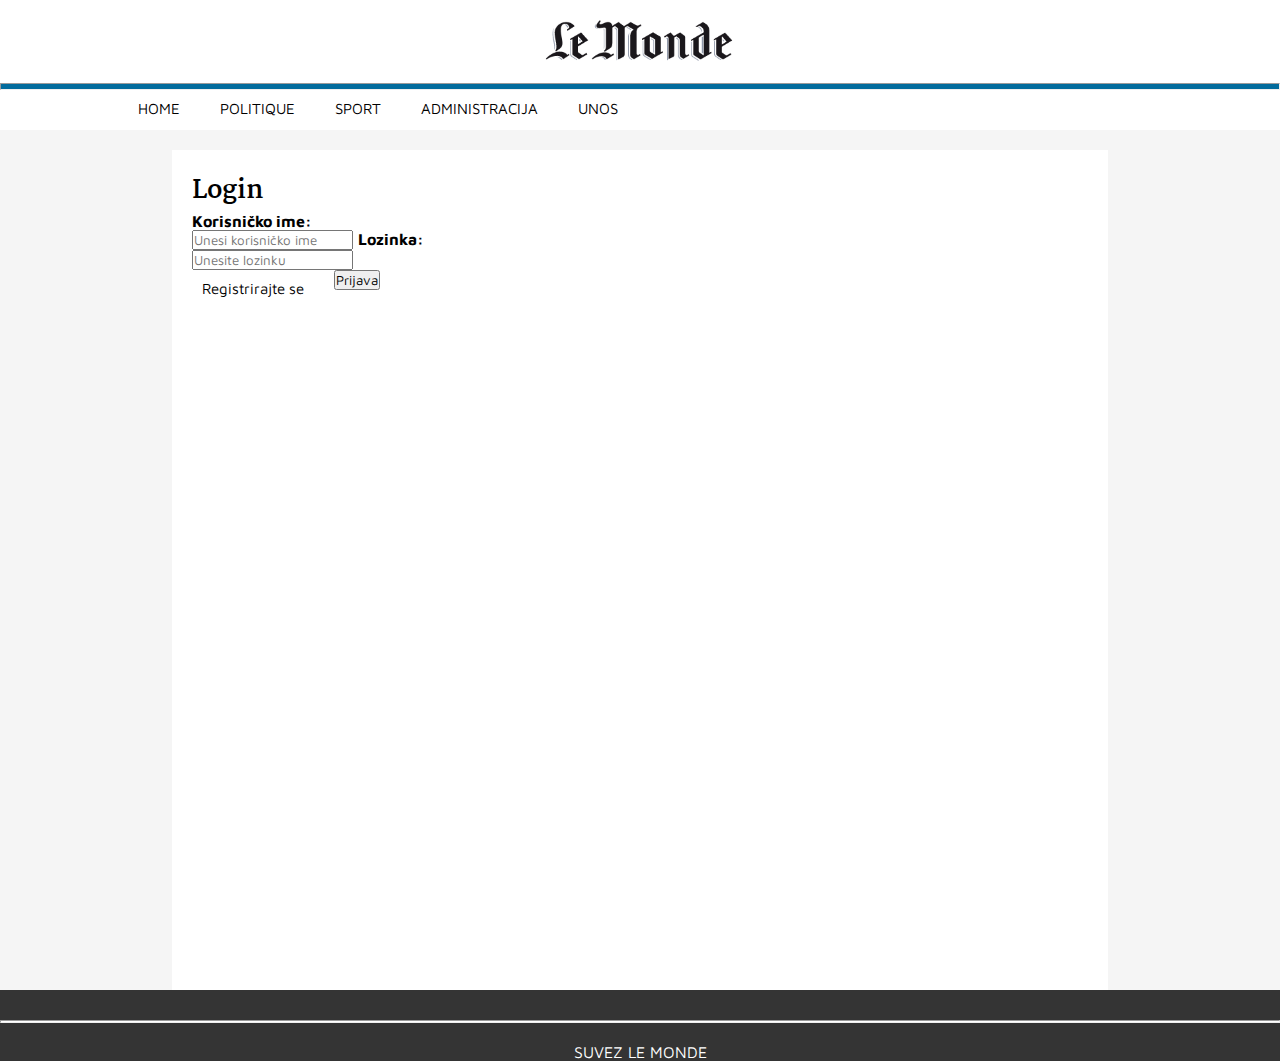
<file: administracija.html>
<!DOCTYPE html>
<html lang="en">
<head>
    <meta charset="UTF-8">
    <link rel="preconnect" href="https://fonts.googleapis.com">
    <link rel="preconnect" href="https://fonts.gstatic.com" crossorigin>
    <link href="https://fonts.googleapis.com/css2?family=Martel:wght@200&display=swap" rel="stylesheet">
    <link rel="preconnect" href="https://fonts.googleapis.com">
    <link rel="preconnect" href="https://fonts.gstatic.com" crossorigin>
    <link href="https://fonts.googleapis.com/css2?family=Maven+Pro&display=swap" rel="stylesheet">
    <link rel="stylesheet" type="text/css" href="style.css">

</head>
<body>   
    
        <header>
            <img src="images/lemondelogo.png" class="logo">
            <hr>
            <nav>
                <ul>
                    <li><a href="index.php">HOME</a></li>
                    <li><a href="kategorija.php?kategorija='politika'">POLITIQUE</a></li>
                    <li><a href="kategorija.php?kategorija='sport'">SPORT</a></li>
                    <li><a href="administracija.html#">ADMINISTRACIJA</a></li>
                    <li><a href="unos.html">UNOS</a></li>
                </ul>
            </nav>
        </header> 
        <main>
        <form action="login.php" method="POST" class="form-container" id="forma-login">
            <h1>Login</h1>                   
            <label for="kime"><b> Korisničko ime: </b></label><br />
            <input type="text" placeholder="Unesi korisničko ime" name="kime" id="kime">
            <span class="error break_word" id="kime_error"></span> 
            <label for="lozinka"><b> Lozinka: </b></label><br />
            <input type="password" placeholder="Unesite lozinku" name="lozinka" id="lozinka">
            <br />
            <span class="error break_word" id="lozinka_error"></span> 
            <button type="submit" name="submit" id="submit" class="submit">Prijava</button> <bsr />
            <a class="nav_bar" href="registracija.html"> Registrirajte se </a> 
            <script src="login.js"></script>
        </form>
</main>
<footer>
    <hr id="donja">
    SUVEZ LE MONDE
</footer>
</body>
</html>
</file>
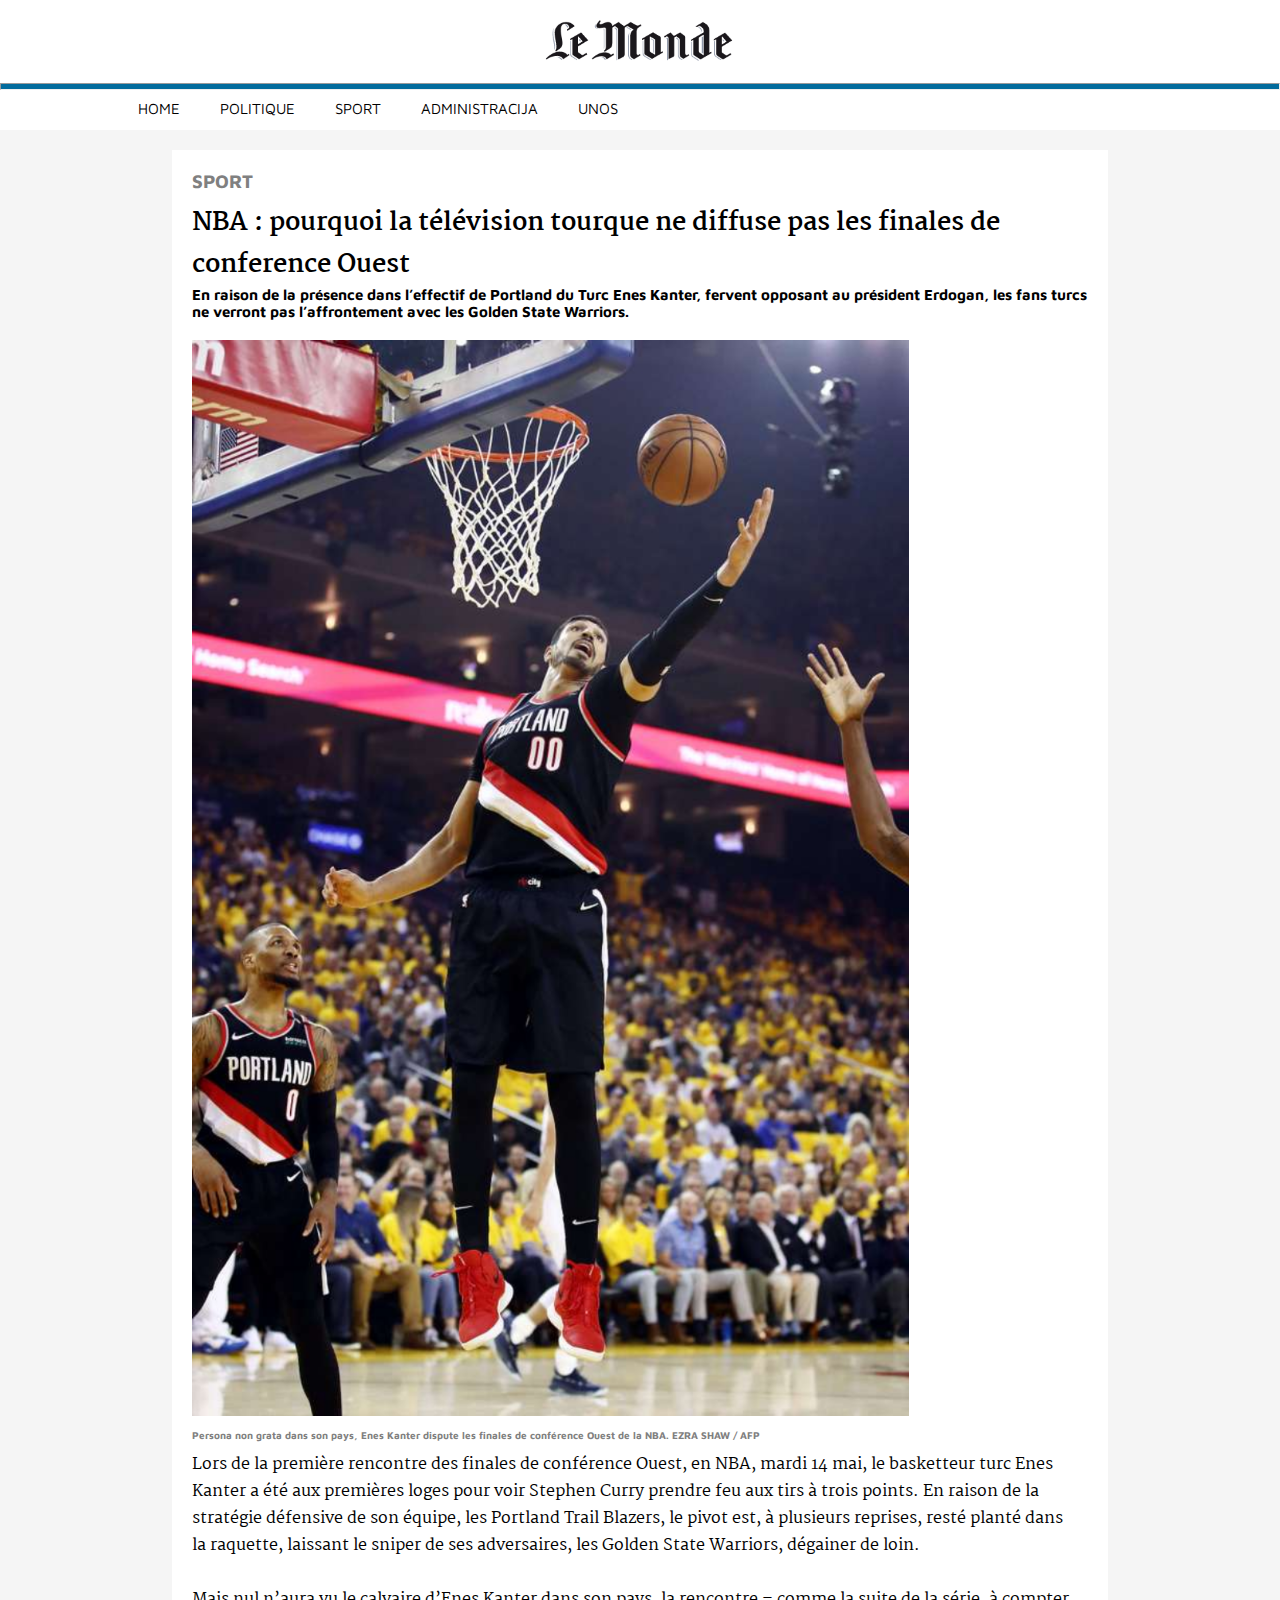
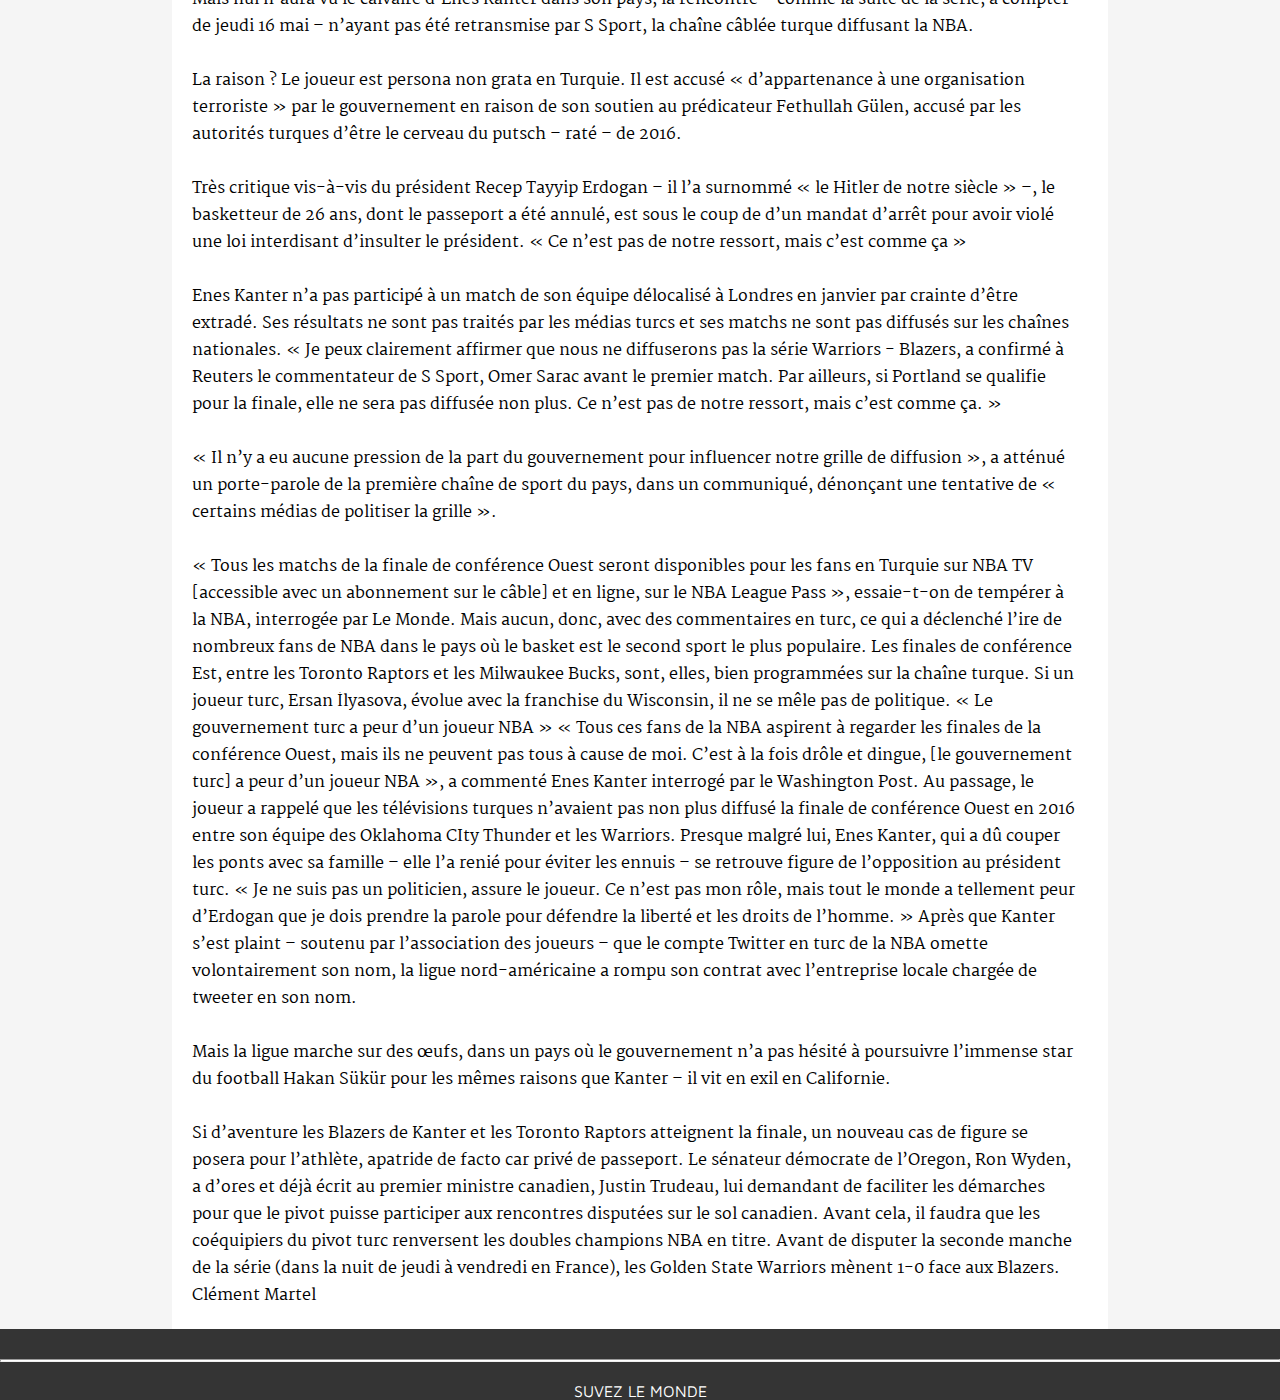
<file: sport.html>
<!DOCTYPE html>
<html lang="en">
<head>
    <meta charset="UTF-8">
    <link rel="stylesheet" type="text/css" href="style.css">
    <link rel="preconnect" href="https://fonts.googleapis.com">
    <link rel="preconnect" href="https://fonts.gstatic.com" crossorigin>
    <link href="https://fonts.googleapis.com/css2?family=Martel:wght@200&display=swap" rel="stylesheet">
    <link rel="preconnect" href="https://fonts.googleapis.com">
    <link rel="preconnect" href="https://fonts.gstatic.com" crossorigin>
    <link href="https://fonts.googleapis.com/css2?family=Maven+Pro&display=swap" rel="stylesheet">

</head>
<body>   
    
        <header>
            <img src="images/lemondelogo.png" class="logo">
            <hr>
            <nav>
                <ul>
                    <li><a href="index.html">HOME</a></li>
                    <li><a href="#">POLITIQUE</a></li>
                    <li><a href="#">SPORT</a></li>
                    <li><a href="administracija.html">ADMINISTRACIJA</a></li>
                    <li><a href="unos.html">UNOS</a></li>
                </ul>
            </nav>
        </header>  

        <main>
        
            <h3>SPORT</h3>
            <h1>NBA : pourquoi la télévision tourque ne diffuse pas les finales de conference Ouest</h1>
            <h2>En raison de la présence dans l’effectif de Portland du Turc Enes Kanter, fervent opposant au président Erdogan, les fans turcs ne verront pas l’affrontement avec les Golden State Warriors.</h2>
            <img src="images/slika.png">
            <h4>Persona non grata dans son pays, Enes Kanter dispute les finales de conférence Ouest de la NBA. EZRA SHAW / AFP</h4>
            <p>Lors de la première rencontre des finales de conférence Ouest, en NBA, mardi 14 mai, le basketteur turc Enes Kanter a été aux premières loges pour voir Stephen Curry prendre feu aux tirs à trois points. En raison de la stratégie défensive de son équipe, les Portland Trail Blazers, le pivot est, à plusieurs reprises, resté planté dans la raquette, laissant le sniper de ses adversaires, les Golden State Warriors, dégainer de loin.<br><br>
                Mais nul n’aura vu le calvaire d’Enes Kanter dans son pays, la rencontre – comme la suite de la série, à compter de jeudi 16 mai – n’ayant pas été retransmise par S Sport, la chaîne câblée turque diffusant la NBA.<br><br>La raison ? Le joueur est persona non grata en Turquie. Il est accusé « d’appartenance à une organisation terroriste » par le gouvernement en raison de son soutien au prédicateur Fethullah Gülen, accusé par les autorités turques d’être le cerveau du putsch – raté – de 2016.<br><br>
                Très critique vis-à-vis du président Recep Tayyip Erdogan – il l’a surnommé « le Hitler de notre siècle » –, le basketteur de 26 ans, dont le passeport a été annulé, est sous le coup de d’un mandat d’arrêt pour avoir violé une loi interdisant d’insulter le président.
                « Ce n’est pas de notre ressort, mais c’est comme ça »<br><br>
                Enes Kanter n’a pas participé à un match de son équipe délocalisé à Londres en janvier par crainte d’être extradé. Ses résultats ne sont pas traités par les médias turcs et ses matchs ne sont pas diffusés sur les chaînes nationales.
                « Je peux clairement affirmer que nous ne diffuserons pas la série Warriors - Blazers, a confirmé à Reuters le commentateur de S Sport, Omer Sarac avant le premier match. Par ailleurs, si Portland se qualifie pour la finale, elle ne sera pas diffusée non plus. Ce n’est pas de notre ressort, mais c’est comme ça. »
                <br><br>« Il n’y a eu aucune pression de la part du gouvernement pour influencer notre grille de diffusion », a atténué un porte-parole de la première chaîne de sport du pays, dans un communiqué, dénonçant une tentative de « certains médias de politiser la grille ».
                <br><br>« Tous les matchs de la finale de conférence Ouest seront disponibles pour les fans en Turquie sur NBA TV [accessible avec un abonnement sur le câble] et en ligne, sur le NBA League Pass », essaie-t-on de tempérer à la NBA, interrogée par Le Monde. Mais aucun, donc, avec des commentaires en turc, ce qui a déclenché l’ire de nombreux fans de NBA dans le pays où le basket est le second sport le plus populaire.
                Les finales de conférence Est, entre les Toronto Raptors et les Milwaukee Bucks, sont, elles, bien programmées sur la chaîne turque. Si un joueur turc, Ersan İlyasova, évolue avec la franchise du Wisconsin, il ne se mêle pas de politique.
                « Le gouvernement turc a peur d’un joueur NBA »
                « Tous ces fans de la NBA aspirent à regarder les finales de la conférence Ouest, mais ils ne peuvent pas tous à cause de moi. C’est à la fois drôle et dingue, [le gouvernement turc] a peur d’un joueur NBA », a commenté Enes Kanter interrogé par le Washington Post.
                Au passage, le joueur a rappelé que les télévisions turques n’avaient pas non plus diffusé la finale de conférence Ouest en 2016 entre son équipe des Oklahoma CIty Thunder et les Warriors.
                Presque malgré lui, Enes Kanter, qui a dû couper les ponts avec sa famille – elle l’a renié pour éviter les ennuis – se retrouve figure de l’opposition au président turc. « Je ne suis pas un politicien, assure le joueur. Ce n’est pas mon rôle, mais tout le monde a tellement peur d’Erdogan que je dois prendre la parole pour défendre la liberté et les droits de l’homme. »
                Après que Kanter s’est plaint – soutenu par l’association des joueurs – que le compte Twitter en turc de la NBA omette volontairement son nom, la ligue nord-américaine a rompu son contrat avec l’entreprise locale chargée de tweeter en son nom.
                <br><br>Mais la ligue marche sur des œufs, dans un pays où le gouvernement n’a pas hésité à poursuivre l’immense star du football Hakan Sükür pour les mêmes raisons que Kanter – il vit en exil en Californie.
                <br><br>Si d’aventure les Blazers de Kanter et les Toronto Raptors atteignent la finale, un nouveau cas de figure se posera pour l’athlète, apatride de facto car privé de passeport. Le sénateur démocrate de l’Oregon, Ron Wyden, a d’ores et déjà écrit au premier ministre canadien, Justin Trudeau, lui demandant de faciliter les démarches pour que le pivot puisse participer aux rencontres disputées sur le sol canadien.
                Avant cela, il faudra que les coéquipiers du pivot turc renversent les doubles champions NBA en titre. Avant de disputer la seconde manche de la série (dans la nuit de jeudi à vendredi en France), les Golden State Warriors mènent 1-0 face aux Blazers.
                <br>Clément Martel </p>
              
        </main>
        <footer>
            <hr id="donja">
            SUVEZ LE MONDE
        </footer>

</body>
</html>
</file>
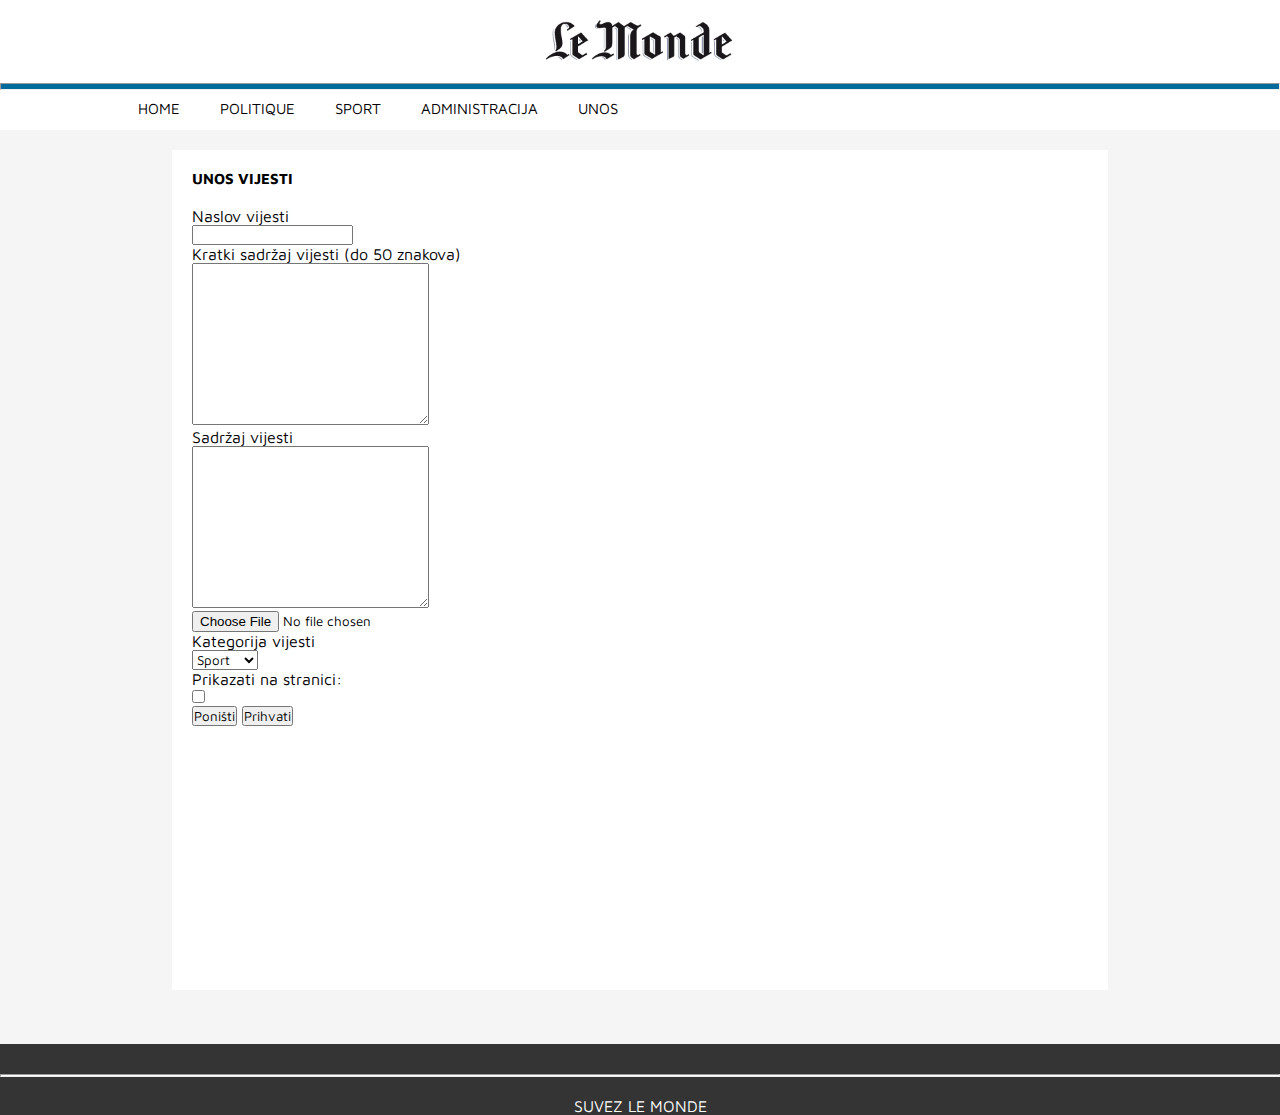
<file: unos.html>
<!DOCTYPE html>
<html lang="en">
<head>
    <meta charset="UTF-8">
    <link rel="stylesheet" type="text/css" href="style.css">
    <link rel="preconnect" href="https://fonts.googleapis.com">
    <link rel="preconnect" href="https://fonts.gstatic.com" crossorigin>
    <link href="https://fonts.googleapis.com/css2?family=Martel:wght@200&display=swap" rel="stylesheet">
    <link rel="preconnect" href="https://fonts.googleapis.com">
    <link rel="preconnect" href="https://fonts.gstatic.com" crossorigin>
    <link href="https://fonts.googleapis.com/css2?family=Maven+Pro&display=swap" rel="stylesheet">

</head>
<body>   
    
        <header>
            <img src="images/lemondelogo.png" class="logo">
            <hr>
            <nav>
                <ul>
                    <li><a href="index.php">HOME</a></li>
                    <li><a href="#">POLITIQUE</a></li>
                    <li><a href="sport.html">SPORT</a></li>
                    <li><a href="administracija.html">ADMINISTRACIJA</a></li>
                    <li><a href="unos.html">UNOS</a></li>
                </ul>
            </nav>
        </header>  

    <main>
        <h2>UNOS VIJESTI</h2>
        <form enctype="multipart/form-data" action="skripta.php" method="POST">
            <div class="form-item"> 
                <label for="title">Naslov vijesti</label>
                <div class="form-field"> 
                <input type="text" name="title" class="form-field-textual"> 
                </div> </div> 
                <div class="form-item"> 
                    <label for="about">Kratki sadržaj vijesti (do 50 znakova)</label> 
                <div class="form-field"> 
                    <textarea name="about" id="" cols="30" rows="10" class="form-field-textual"></textarea> 
                </div> </div> 
                <div class="form-item"> 
                    <label for="content">Sadržaj vijesti</label> 
                <div class="form-field"> 
                    <textarea name="content" id="" cols="30" rows="10" class="form-field-textual"></textarea> 
                </div> </div> 
                <div class="form-item"> 
                <div class="form-field"> 
                    <input class="input" type="file" accept="image/jpg,image/gif, image/png" name="slika" id="slika" /> <br />
                </div> </div> 
                <div class="form-item"> <label for="category">Kategorija vijesti</label>
            <div class="form-field"> 
                <select name="category" id="" class="form-field-textual"> 
                    <option value="sport">Sport</option> 
                    <option value="politika">Politika</option> 
                </select> </div> </div> <div class="form-item"> 
                    <label>Prikazati na stranici: <div class="form-field"> 
                        <input type="checkbox" name="archive"> </div> </label> </div> 
                        <div class="form-item"> 
                        <button type="reset" name="Po" value="Poništi">Poništi</button> 
                        <button type="submit" value="Prihvati">Prihvati</button> </div>
            </form>
    </main>
    <br><br><br>
    <div class="clear"></div>
    <footer>
        <hr id="donja">
        SUVEZ LE MONDE
    </footer>
    </body>
    </html>
</file>
<file: style.css>
*{
    font-family: 'Maven Pro', sans-serif;
    padding: 0;
    margin: 0;
    
}

body{
    background-color: whitesmoke;
    
}

nav{
    background-color: white;
    padding-bottom: 40px;
    margin-bottom: 20px;
}

header{
background-color: white;    
}
hr{
    height: 5px;
    background-color: rgb(2 107 156);
}
.logo{
    width: 250px;    
    margin: 0 auto;
    display: block;
}
main{
    
    margin: 0 auto;
    width: 70%;
    padding: 20px;
    background-color: white;
    min-height: 800px;
}
main a{
    text-decoration: none;
    font-size: 15px;
    display: block;
    float: left;
    margin-right: 20px;
    color: black; 
    padding: 10px;
}

ul{
    list-style-type:none;
    margin: auto;
    width: 80%;
   
}
li a{
    text-decoration: none;
    font-size: 15px;
    display: block;
    float: left;
    margin-right: 20px;
    color: black; 
    padding: 10px;

}
h1{
    font-family: 'Martel', serif;
    font-size: 25px;
    text-align: left;
    font-weight: bold;
}
h2{
   padding-bottom: 20px;
   font-size: 15px;
}

h3{
    padding-bottom: 10px;
    color: gray;
}
h4{
    font-size: 10px;
    color: grey;
    padding-top: 10px;
    padding-bottom: 10px;
}

img{
width: 80%;   
}
p{
font-family: 'Martel', serif;
margin-right: 10px;
}
footer{
    color: white;
    background-color: rgb(52, 52, 52);
    text-align: center;
    padding-top: 20px;
    position: relative;
    bottom: 0px;
}
#donja{
    height: 1px;
    background-color: white;
    margin-bottom: 20px;
    margin-top: 10px;

}
#crta{
    height: 1px;
    background-color: black;
    margin-bottom: 20px;
    margin-top: 10px;
}

.slike1{
 width: 33%;
 float:left;
    }

.clear{
    clear: both;
}

@media only screen and (max-width: 900px) {
    .slike1{
        width: 100%;
        float:left;
           }
      }

.slike2{
        width: 33%;
        float:left;
           }

@media only screen and (max-width: 900px) {
            .slike2{
                width: 100%;
                float:left;
                   }
              }
</file>
